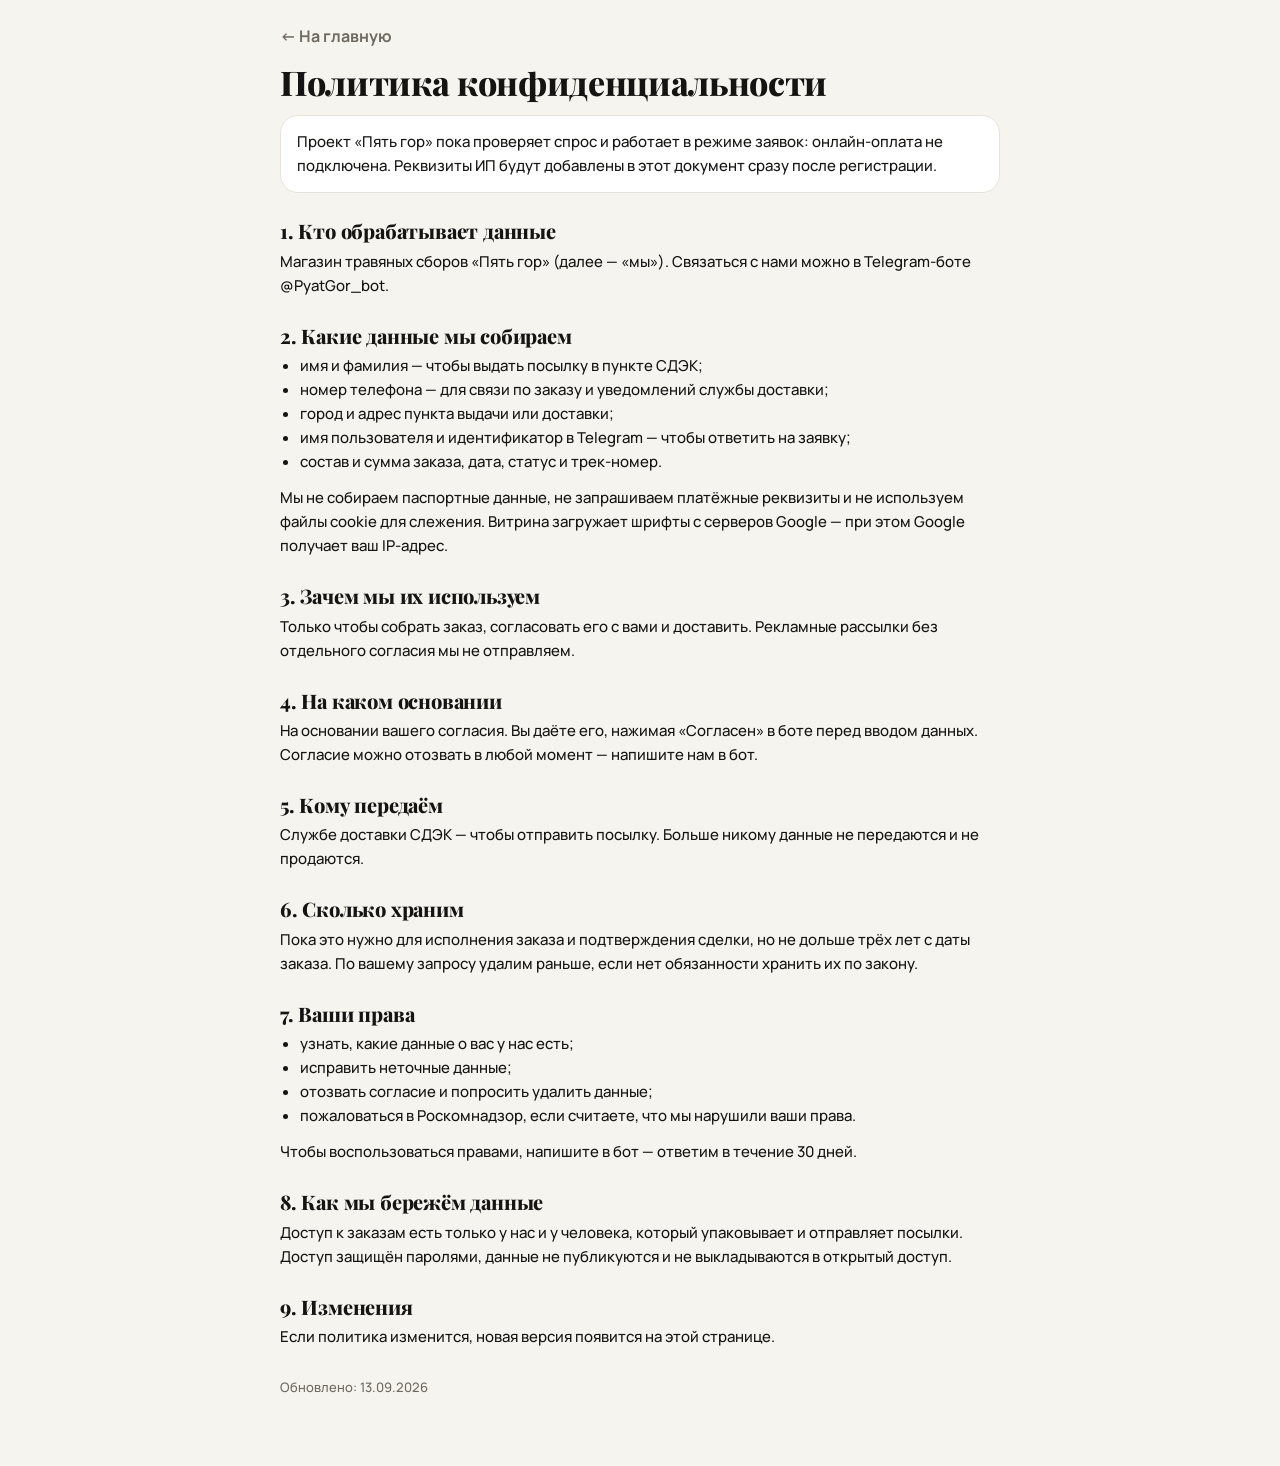
<file: privacy.html>
<!doctype html>
<html lang="ru">
<head>
  <meta charset="utf-8">
  <meta name="viewport" content="width=device-width, initial-scale=1, viewport-fit=cover">
  <title>Политика конфиденциальности — Пять гор</title>
  <link rel="preconnect" href="https://fonts.googleapis.com">
  <link rel="preconnect" href="https://fonts.gstatic.com" crossorigin>
  <link rel="stylesheet" href="https://fonts.googleapis.com/css2?family=Playfair+Display:wght@800&family=Manrope:wght@400;700&display=swap">
  <link rel="stylesheet" href="style.css">
  <style>
    .policy { max-width: 720px; margin: 0 auto; padding: 24px 0 56px; }
    .policy h1 { font-size: 34px; margin-bottom: 8px; }
    .policy h2 { font-size: 20px; margin: 28px 0 8px; }
    .policy p, .policy li { color: var(--text); font-size: 15px; line-height: 1.6; }
    .policy ul { margin: 0 0 12px; padding-left: 20px; }
    .policy .note { display: block; margin: 16px 0 24px; }
    .policy .back { display: inline-block; margin-bottom: 16px; font-weight: 700; color: var(--muted); }
    .policy .upd { margin-top: 28px; font-size: 13px; color: var(--muted); }
  </style>
</head>
<body>
  <main class="policy">
    <a class="back" href="./">← На главную</a>
    <h1>Политика конфиденциальности</h1>
    <p class="note">Проект «Пять гор» пока проверяет спрос и работает в режиме заявок: онлайн-оплата не подключена.
      Реквизиты ИП будут добавлены в этот документ сразу после регистрации.</p>

    <h2>1. Кто обрабатывает данные</h2>
    <p>Магазин травяных сборов «Пять гор» (далее — «мы»). Связаться с нами можно в Telegram-боте
      <a href="https://t.me/PyatGor_bot">@PyatGor_bot</a>.</p>

    <h2>2. Какие данные мы собираем</h2>
    <ul>
      <li>имя и фамилия — чтобы выдать посылку в пункте СДЭК;</li>
      <li>номер телефона — для связи по заказу и уведомлений службы доставки;</li>
      <li>город и адрес пункта выдачи или доставки;</li>
      <li>имя пользователя и идентификатор в Telegram — чтобы ответить на заявку;</li>
      <li>состав и сумма заказа, дата, статус и трек-номер.</li>
    </ul>
    <p>Мы не собираем паспортные данные, не запрашиваем платёжные реквизиты и не используем файлы cookie
      для слежения. Витрина загружает шрифты с серверов Google — при этом Google получает ваш IP-адрес.</p>

    <h2>3. Зачем мы их используем</h2>
    <p>Только чтобы собрать заказ, согласовать его с вами и доставить. Рекламные рассылки без отдельного
      согласия мы не отправляем.</p>

    <h2>4. На каком основании</h2>
    <p>На основании вашего согласия. Вы даёте его, нажимая «Согласен» в боте перед вводом данных.
      Согласие можно отозвать в любой момент — напишите нам в бот.</p>

    <h2>5. Кому передаём</h2>
    <p>Службе доставки СДЭК — чтобы отправить посылку. Больше никому данные не передаются и не продаются.</p>

    <h2>6. Сколько храним</h2>
    <p>Пока это нужно для исполнения заказа и подтверждения сделки, но не дольше трёх лет с даты заказа.
      По вашему запросу удалим раньше, если нет обязанности хранить их по закону.</p>

    <h2>7. Ваши права</h2>
    <ul>
      <li>узнать, какие данные о вас у нас есть;</li>
      <li>исправить неточные данные;</li>
      <li>отозвать согласие и попросить удалить данные;</li>
      <li>пожаловаться в Роскомнадзор, если считаете, что мы нарушили ваши права.</li>
    </ul>
    <p>Чтобы воспользоваться правами, напишите в бот — ответим в течение 30 дней.</p>

    <h2>8. Как мы бережём данные</h2>
    <p>Доступ к заказам есть только у нас и у человека, который упаковывает и отправляет посылки.
      Доступ защищён паролями, данные не публикуются и не выкладываются в открытый доступ.</p>

    <h2>9. Изменения</h2>
    <p>Если политика изменится, новая версия появится на этой странице.</p>

    <p class="upd">Обновлено: 13.09.2026</p>
  </main>
</body>
</html>
</file>
<file: style.css>
/* Нейтральная основа — яркие цвета приходят от сборов (--accent) */
:root {
  --bg: #f6f4ef;
  --surface: #ffffff;
  --text: #151412;
  --muted: #6f6a61;
  --line: #e7e3da;
  --ink: #1d1b18;
  --accent: #16a36b;
  --radius: 26px;
  --serif: "Playfair Display", Georgia, "Times New Roman", serif;
  --sans: "Manrope", -apple-system, BlinkMacSystemFont, "Segoe UI", Roboto, Arial, sans-serif;
  --rainbow: linear-gradient(120deg, #16a36b, #6d4dff 38%, #e5412f 68%, #ff7a00);
}

:root[data-theme="dark"] {
  --bg: #121110;
  --surface: #1d1c19;
  --text: #f3f0ea;
  --muted: #a19b90;
  --line: #2e2c28;
  --ink: #2a2824;
}

@media (prefers-color-scheme: dark) {
  :root:not([data-theme="light"]) {
    --bg: #121110;
    --surface: #1d1c19;
    --text: #f3f0ea;
    --muted: #a19b90;
    --line: #2e2c28;
    --ink: #2a2824;
  }
}

* { box-sizing: border-box; }

html, body {
  margin: 0;
  background: var(--bg);
  color: var(--text);
  font: 500 16px/1.55 var(--sans);
  -webkit-font-smoothing: antialiased;
}

a { color: inherit; text-decoration: none; }
button { font: inherit; color: inherit; cursor: pointer; }
p { margin: 0 0 12px; }

#app {
  max-width: 560px;
  margin: 0 auto;
  padding: 16px 16px calc(40px + env(safe-area-inset-bottom));
  overflow-x: hidden;
}

h1, h2 { font-family: var(--serif); font-weight: 800; margin: 0; line-height: 1.02; letter-spacing: -.01em; }

section { margin-top: 44px; scroll-margin-top: 64px; }

.eyebrow {
  display: block;
  margin: 0 0 8px;
  font-size: 12px;
  font-weight: 800;
  letter-spacing: .14em;
  text-transform: uppercase;
  color: var(--muted);
}

.sec-head { margin-bottom: 18px; }
.sec-head h2 { font-size: 34px; }

/* ---------- Фото с заглушкой ---------- */
/* Картинка лежит поверх подписи; если файла нет, <img> удаляется и видна заглушка */
.ph {
  position: relative;
  overflow: hidden;
  background: var(--line);
  color: var(--muted);
}
.ph.on-color { background: rgba(255, 255, 255, .14); color: #fff; }
/* Пока фото нет — виден силуэт горы сбора */
.ph-mtn { position: absolute; left: 0; right: 0; bottom: -2px; width: 100%; opacity: .3; z-index: 0; }
/* Подписи «Фото: …» и штриховка — только с ?dev в адресе, покупатели их не видят */
.dev .ph { background-image: repeating-linear-gradient(135deg, rgba(0, 0, 0, .06) 0 12px, transparent 12px 24px); }
.dev .ph::after { display: block; }
.ph::after {
  display: none;
  content: "Фото: " attr(data-label);
  position: absolute;
  left: 12px;
  right: 12px;
  bottom: 12px;
  font-size: 11px;
  font-weight: 700;
  line-height: 1.3;
  opacity: .85;
}
.ph img, .ph video {
  position: absolute;
  inset: 0;
  width: 100%;
  height: 100%;
  object-fit: cover;
  z-index: 1;
}

.mtn { display: block; fill: #fff; pointer-events: none; }

/* ---------- Главная: первый экран ---------- */
.hero {
  position: relative;
  margin: -16px -16px 0;
  height: min(80vh, 640px);
  min-height: 460px;
  display: flex;
  align-items: flex-end;
  overflow: hidden;
  color: #fff;
  background: var(--rainbow);
}
.hero > .ph { position: absolute; inset: 0; }
.hero > .ph::after { top: calc(16px + env(safe-area-inset-top)); bottom: auto; }
.hero::after {
  content: "";
  position: absolute;
  inset: 0;
  z-index: 2;
  background: linear-gradient(to bottom, rgba(0, 0, 0, 0) 35%, rgba(0, 0, 0, .7));
  pointer-events: none;
}
.hero-mtn { position: absolute; left: 0; right: 0; bottom: 0; width: 100%; opacity: .16; z-index: 1; }
.hero-content { position: relative; z-index: 3; padding: 24px 20px 28px; }
.hero .eyebrow { color: rgba(255, 255, 255, .8); }
.hero h1 { font-size: 64px; }
.hero-lead { margin: 12px 0 18px; font-size: 18px; line-height: 1.4; max-width: 30ch; opacity: .95; }
.hero-dots { display: flex; align-items: center; gap: 6px; font-size: 14px; }
.hero-dots span { width: 14px; height: 14px; border-radius: 50%; border: 2px solid #fff; }
.hero-dots b { margin-left: 6px; }

/* ---------- Вкладки-якоря ---------- */
.tabs {
  position: sticky;
  top: 0;
  z-index: 20;
  display: flex;
  gap: 6px;
  margin: 0 -16px;
  padding: 10px 16px;
  overflow-x: auto;
  scrollbar-width: none;
  background: var(--bg);
  background: color-mix(in srgb, var(--bg) 86%, transparent);
  -webkit-backdrop-filter: blur(14px);
  backdrop-filter: blur(14px);
}
.tabs::-webkit-scrollbar { display: none; }
.tab {
  flex: none;
  padding: 8px 12px;
  border: 1px solid var(--line);
  border-radius: 999px;
  background: var(--surface);
  font-size: 13px;
  font-weight: 700;
}

/* ---------- Видео-истории ---------- */
.stories {
  display: flex;
  gap: 14px;
  margin: 8px -16px 0;
  padding: 10px 16px 4px;
  overflow-x: auto;
  scrollbar-width: none;
  scroll-margin-top: 64px;
}
.stories::-webkit-scrollbar { display: none; }
.story-btn {
  flex: none;
  width: 76px;
  padding: 0;
  border: 0;
  background: none;
  font-size: 12px;
  font-weight: 700;
  text-align: center;
}
.story-ring {
  display: block;
  width: 76px;
  height: 76px;
  margin-bottom: 6px;
  padding: 3px;
  border-radius: 50%;
  background: conic-gradient(from 200deg, var(--c), #ffd23f, var(--c));
}
.story-ring .ph { display: block; width: 100%; height: 100%; border-radius: 50%; border: 3px solid var(--bg); }
.story-ring .ph::after { display: none; }

/* ---------- «Почему пять гор» ---------- */
.five { display: grid; grid-template-columns: auto 1fr; gap: 18px; align-items: center; }
/* «5» — SVG с градиентом: заливка текста градиентом в Telegram на телефонах обрезается */
.five-num { display: block; width: 92px; height: auto; overflow: visible; }
.five h2 { font-size: 24px; margin-bottom: 8px; }
.five p { color: var(--muted); margin: 0; }

.note {
  margin-top: 20px;
  padding: 14px 16px;
  border-radius: 18px;
  background: var(--surface);
  border: 1px solid var(--line);
  font-size: 14px;
  color: var(--muted);
}

/* ---------- Карточки сборов ---------- */
.grid { display: grid; gap: 12px; }

.tea {
  position: relative;
  display: grid;
  grid-template-columns: 1fr 42%;
  min-height: 196px;
  border-radius: var(--radius);
  overflow: hidden;
  background: var(--accent);
  color: #fff;
  transition: transform .15s ease;
}
.tea:active { transform: scale(.98); }
.tea > .ph { height: 100%; }
.tea-info { position: relative; z-index: 2; display: flex; flex-direction: column; padding: 20px 18px; }
.tea-sub { font-size: 12px; font-weight: 800; letter-spacing: .12em; text-transform: uppercase; opacity: .85; }
.tea-name { font: 800 31px/1.05 var(--serif); margin-top: 4px; }
.tea-taste { margin-top: 6px; font-size: 14px; line-height: 1.35; opacity: .92; }
.tea-price {
  margin-top: auto;
  width: fit-content;
  padding: 7px 14px;
  border-radius: 999px;
  background: #fff;
  color: var(--accent);
  font-size: 15px;
  font-weight: 800;
}
.tea-mtn { position: absolute; left: 0; bottom: -2px; width: 58%; opacity: .16; z-index: 1; }

.set { background: var(--ink); }
.set .tea-price { color: #1d1b18; }
.set-dots { display: flex; gap: 5px; margin-top: 10px; }
.set-dots span { width: 12px; height: 12px; border-radius: 50%; }

/* ---------- Горизонтальные ленты ---------- */
.hscroll {
  display: flex;
  gap: 12px;
  margin: 0 -16px;
  padding: 0 16px 6px;
  overflow-x: auto;
  scroll-snap-type: x mandatory;
  scrollbar-width: none;
}
.hscroll::-webkit-scrollbar { display: none; }

.person, .review {
  flex: none;
  width: 78%;
  max-width: 300px;
  scroll-snap-align: start;
  border: 1px solid var(--line);
  border-radius: var(--radius);
  background: var(--surface);
  overflow: hidden;
}
.person .ph { aspect-ratio: 4 / 3; }
.person-body, .review { padding: 16px 18px 18px; }
.person-name { font: 800 21px/1.2 var(--serif); }
.person-place { font-size: 13px; font-weight: 800; color: var(--accent); margin: 2px 0 8px; }
.person-quote { margin: 0; font-size: 14px; color: var(--muted); font-style: italic; }

.review p { font-size: 15px; }
.review-meta { font-size: 13px; color: var(--muted); font-weight: 700; }

.empty {
  padding: 26px 20px;
  border: 2px dashed var(--line);
  border-radius: var(--radius);
  text-align: center;
}
.empty p { color: var(--muted); }
.empty .btn { margin-top: 8px; width: auto; display: inline-block; padding: 12px 22px; }

/* ---------- Доставка ---------- */
.rows { display: grid; }
.row { display: grid; grid-template-columns: 44px 1fr; gap: 14px; padding: 16px 0; border-top: 1px solid var(--line); }
.row:first-child { border-top: 0; padding-top: 0; }
.row-num {
  width: 44px;
  height: 44px;
  display: grid;
  place-items: center;
  border-radius: 14px;
  color: #fff;
  font: 800 18px var(--serif);
}
.row b { display: block; font-size: 16px; margin-bottom: 2px; }
.row span { font-size: 14px; color: var(--muted); }

footer { margin-top: 48px; text-align: center; font-size: 13px; color: var(--muted); }
footer .footer-links { margin-top: 8px; }
footer .footer-links a { text-decoration: underline; }
footer .footer-logo { font: 800 22px var(--serif); color: var(--text); margin-bottom: 4px; }

/* ---------- Страница сбора ---------- */
.p-hero {
  position: relative;
  margin: -16px -16px 0;
  height: min(62vh, 520px);
  min-height: 380px;
  overflow: hidden;
  background: var(--accent);
  color: #fff;
}
.p-hero > .ph { position: absolute; inset: 0; }
.p-hero > .ph::after { top: calc(16px + env(safe-area-inset-top)); bottom: auto; left: auto; right: 16px; width: 55%; text-align: right; }
.p-hero::after {
  content: "";
  position: absolute;
  inset: 0;
  z-index: 2;
  background: linear-gradient(to bottom, rgba(0, 0, 0, 0) 45%, rgba(0, 0, 0, .55));
  pointer-events: none;
}
.p-hero .hero-mtn { opacity: .2; }
.p-hero-content { position: absolute; left: 20px; right: 20px; bottom: 24px; z-index: 3; }
.p-hero h1 { font-size: 56px; margin-top: 6px; }

.back-fab {
  position: absolute;
  top: 14px;
  left: 14px;
  z-index: 4;
  padding: 8px 14px;
  border-radius: 999px;
  background: rgba(0, 0, 0, .35);
  -webkit-backdrop-filter: blur(10px);
  backdrop-filter: blur(10px);
  color: #fff;
  font-size: 14px;
  font-weight: 700;
}

.price-row { display: flex; align-items: baseline; gap: 10px; margin-top: 22px; }
.price-row b { font-size: 32px; font-weight: 800; }
.price-row span { color: var(--muted); font-weight: 700; }

.p-lead { margin: 10px 0 16px; font: italic 600 23px/1.3 var(--serif); }

.chips { display: flex; flex-wrap: wrap; gap: 6px; }
.chip {
  padding: 6px 12px;
  border-radius: 999px;
  background: var(--surface);
  background: color-mix(in srgb, var(--accent) 14%, var(--surface));
  color: var(--text);
  font-size: 14px;
  font-weight: 700;
}

.facts { margin: 22px 0 0; display: grid; gap: 10px; }
.fact { padding: 14px 16px; border-radius: 18px; background: var(--surface); border: 1px solid var(--line); }
.fact dt { font-size: 11px; font-weight: 800; letter-spacing: .12em; text-transform: uppercase; color: var(--accent); margin-bottom: 2px; }
.fact dd { margin: 0; }

.story-quote {
  margin: 0;
  padding-left: 16px;
  border-left: 4px solid var(--accent);
  font-size: 17px;
}

.collector-mini {
  display: grid;
  grid-template-columns: 64px 1fr;
  gap: 14px;
  align-items: center;
  margin-top: 16px;
  padding: 12px;
  border-radius: 20px;
  background: var(--surface);
  border: 1px solid var(--line);
}
.collector-mini .ph { width: 64px; height: 64px; border-radius: 50%; }
.collector-mini .ph::after { display: none; }
.collector-mini small { display: block; color: var(--muted); font-size: 12px; font-weight: 800; letter-spacing: .1em; text-transform: uppercase; }

.brew { display: grid; grid-template-columns: repeat(3, 1fr); gap: 8px; }
.brew div { padding: 14px 10px; border-radius: 18px; background: var(--accent); color: #fff; text-align: center; }
.brew b { display: block; font-size: 17px; font-weight: 800; }
.brew span { font-size: 12px; opacity: .85; }
.storage { margin-top: 12px; font-size: 14px; color: var(--muted); }

/* «Попробуй ещё»: все остальные сборы + набор сеткой в 2 колонки, без прокрутки вбок */
.mini-grid { display: grid; grid-template-columns: 1fr 1fr; gap: 10px; }
/* если набор остался в ряду один — растягиваем его на всю ширину */
.mini-grid .mini-set:nth-child(odd) { grid-column: 1 / -1; }
.mini {
  position: relative;
  min-width: 0;
  height: 128px;
  padding: 14px;
  display: flex;
  flex-direction: column;
  border-radius: 22px;
  background: var(--accent);
  color: #fff;
  overflow: hidden;
}
.mini-set { border: 1px solid rgba(255, 255, 255, .12); }
.mini-name { font: 800 22px/1.1 var(--serif); margin-top: 2px; position: relative; z-index: 2; }
.mini-price { margin-top: auto; font-weight: 800; position: relative; z-index: 2; }
.mini .tea-sub { position: relative; z-index: 2; font-size: 10px; }
.mini .tea-mtn { width: 100%; }

.btn {
  display: block;
  width: 100%;
  margin-top: 28px;
  padding: 16px;
  border: 0;
  border-radius: 18px;
  background: var(--accent);
  box-shadow: inset 0 0 0 1px rgba(255, 255, 255, .14); /* тёмная кнопка набора не сливается с тёмным фоном */
  color: #fff;
  font-size: 16px;
  font-weight: 800;
}

/* Подпись над кружками историй и под названием открытой истории */
.stories-note { margin: 16px 0 0; }
.sv-title small { display: block; margin-top: 6px; font: 600 13px/1.3 var(--sans); opacity: .85; }

/* Фото в истории — целиком, без обрезки (видео, когда появится, — на весь экран) */
.sv-contain, .sv-contain > .ph { background: #000; }
.sv-contain .ph img { object-fit: contain; }

/* ---------- Просмотр истории ---------- */
.story-viewer {
  position: fixed;
  inset: 0;
  z-index: 100;
  background: #000;
  color: #fff;
}
.sv-media { position: absolute; inset: 0; background: var(--c); }
.sv-media > .ph { position: absolute; inset: 0; }
.sv-media > .ph::after { display: none; }
.sv-media video { position: absolute; inset: 0; width: 100%; height: 100%; object-fit: cover; z-index: 2; }
.sv-bars { position: absolute; top: calc(10px + env(safe-area-inset-top)); left: 10px; right: 10px; z-index: 5; display: flex; gap: 4px; }
.sv-bars span { flex: 1; height: 3px; border-radius: 2px; background: rgba(255, 255, 255, .35); }
.sv-bars .done, .sv-bars .on { background: #fff; }
.sv-title {
  position: absolute;
  left: 20px;
  right: 20px;
  bottom: calc(32px + env(safe-area-inset-bottom));
  z-index: 5;
  font: 800 30px/1.1 var(--serif);
  text-shadow: 0 2px 16px rgba(0, 0, 0, .4);
}
.sv-prev, .sv-next { position: absolute; top: 0; bottom: 0; z-index: 4; width: 50%; border: 0; background: none; }
.sv-prev { left: 0; }
.sv-next { right: 0; }
.sv-close {
  position: absolute;
  top: calc(22px + env(safe-area-inset-top));
  right: 12px;
  z-index: 6;
  width: 40px;
  height: 40px;
  border: 0;
  border-radius: 50%;
  background: rgba(0, 0, 0, .35);
  font-size: 26px;
  line-height: 1;
}
</file>
